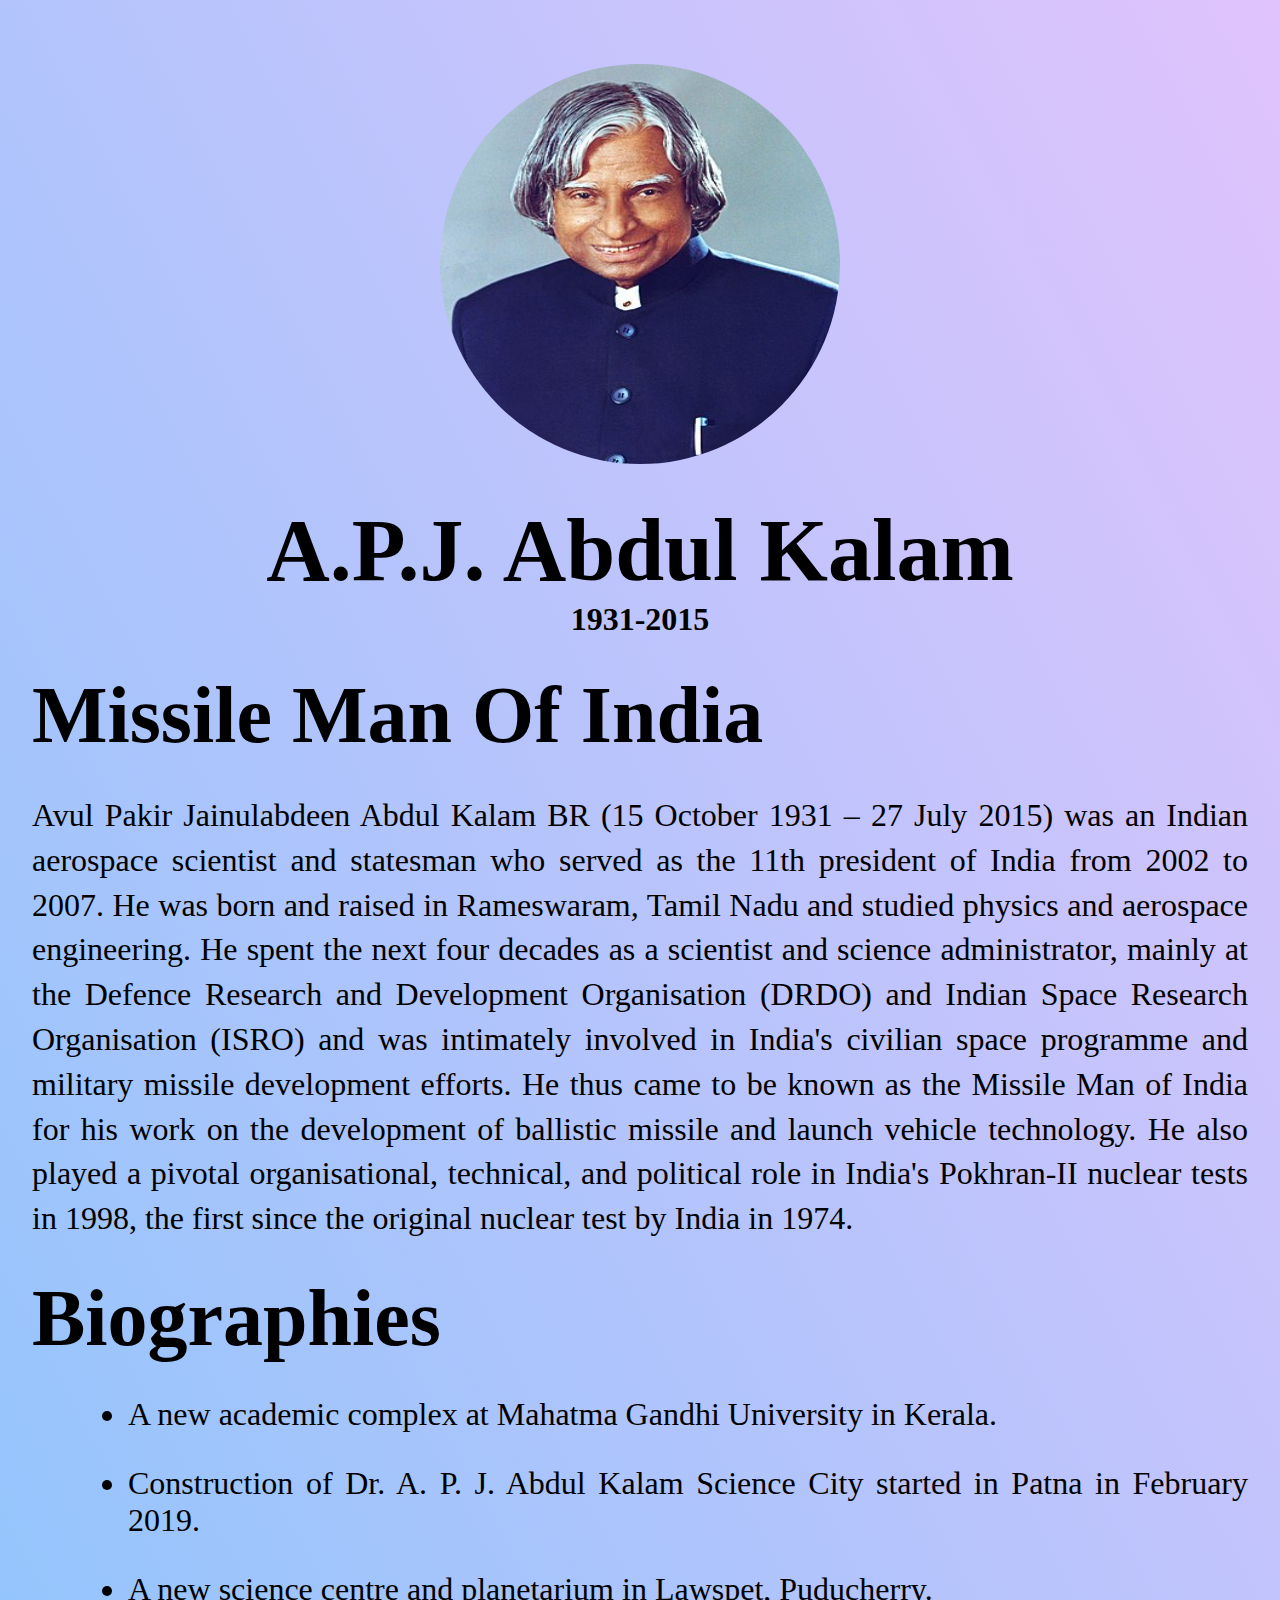
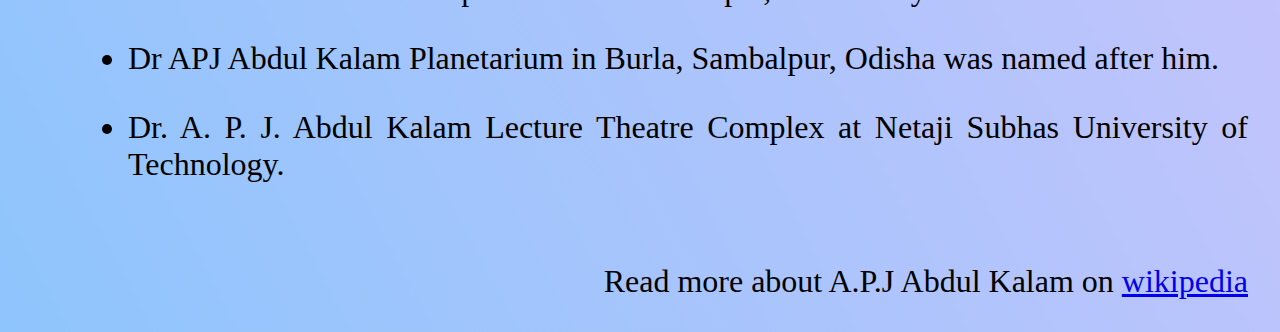
<file: project1 copy.html>
<!DOCTYPE html>
<html lang="en">
  <head>
    <meta charset="UTF-8" />
    <meta name="viewport" content="width=device-width, initial-scale=1.0" />
    <title>Tribute to A.P.J Abdul Kalam</title>
    <link rel="stylesheet" href="project1.css" />
    <link rel="shortcut icon" href="A._P._J._Abdul_Kalam.jpg" type="image/x-icon">
  </head>
  <body>
    <div class="container">
      <div class="contentbox">
        <!-- header -->
        <header class="header">
          <div class="header-image">
            <img src="A._P._J._Abdul_Kalam.jpg" alt="" />
          </div>
          <div class="header-heading">
            <h1>A.P.J. Abdul Kalam</h1>
            <span>1931-2015</span>
          </div>
        </header>

        <!-- main -->
        <main class="main">
          <div class="main-heading">
            <h1>Missile Man Of India</h1>
          </div>
          <div class="main-content">
            <p>
              Avul Pakir Jainulabdeen Abdul Kalam BR (15 October 1931 – 27 July
              2015) was an Indian aerospace scientist and statesman who served
              as the 11th president of India from 2002 to 2007. He was born and
              raised in Rameswaram, Tamil Nadu and studied physics and aerospace
              engineering. He spent the next four decades as a scientist and
              science administrator, mainly at the Defence Research and
              Development Organisation (DRDO) and Indian Space Research
              Organisation (ISRO) and was intimately involved in India's
              civilian space programme and military missile development efforts.
              He thus came to be known as the Missile Man of India for his work
              on the development of ballistic missile and launch vehicle
              technology. He also played a pivotal organisational, technical,
              and political role in India's Pokhran-II nuclear tests in 1998,
              the first since the original nuclear test by India in 1974.
            </p>
          </div>
          <div class="main-heading">
            <h1>Biographies</h1>
          </div>
          <div class="main-list">
            <ul class="Biographies-list">
                <li>
                  <p>
                    A new academic complex at Mahatma Gandhi University in Kerala.
                  </p>
                </li>
                <li>
                  <p>
                    Construction of Dr. A. P. J. Abdul Kalam Science City started in
                    Patna in February 2019.
                  </p>
                </li>
                <li>
                  <p>A new science centre and planetarium in Lawspet, Puducherry.</p>
                </li>
                <li>
                  <p>
                    Dr APJ Abdul Kalam Planetarium in Burla, Sambalpur, Odisha was
                    named after him.
                  </p>
                </li>
                <li>
                  <p>
                    Dr. A. P. J. Abdul Kalam Lecture Theatre Complex at Netaji
                    Subhas University of Technology.
                  </p>
                </li>
              </ul>
          </div>
          
        </main>

        <!-- footer -->
        <footer class="footer">
          <p class="footer-content">
            Read more about A.P.J Abdul Kalam on
            <a href="https://en.wikipedia.org/wiki/A._P._J._Abdul_Kalam#"
              >wikipedia</a
            >
          </p>
        </footer>
      </div>
    </div>
  </body>
</html>
</file>
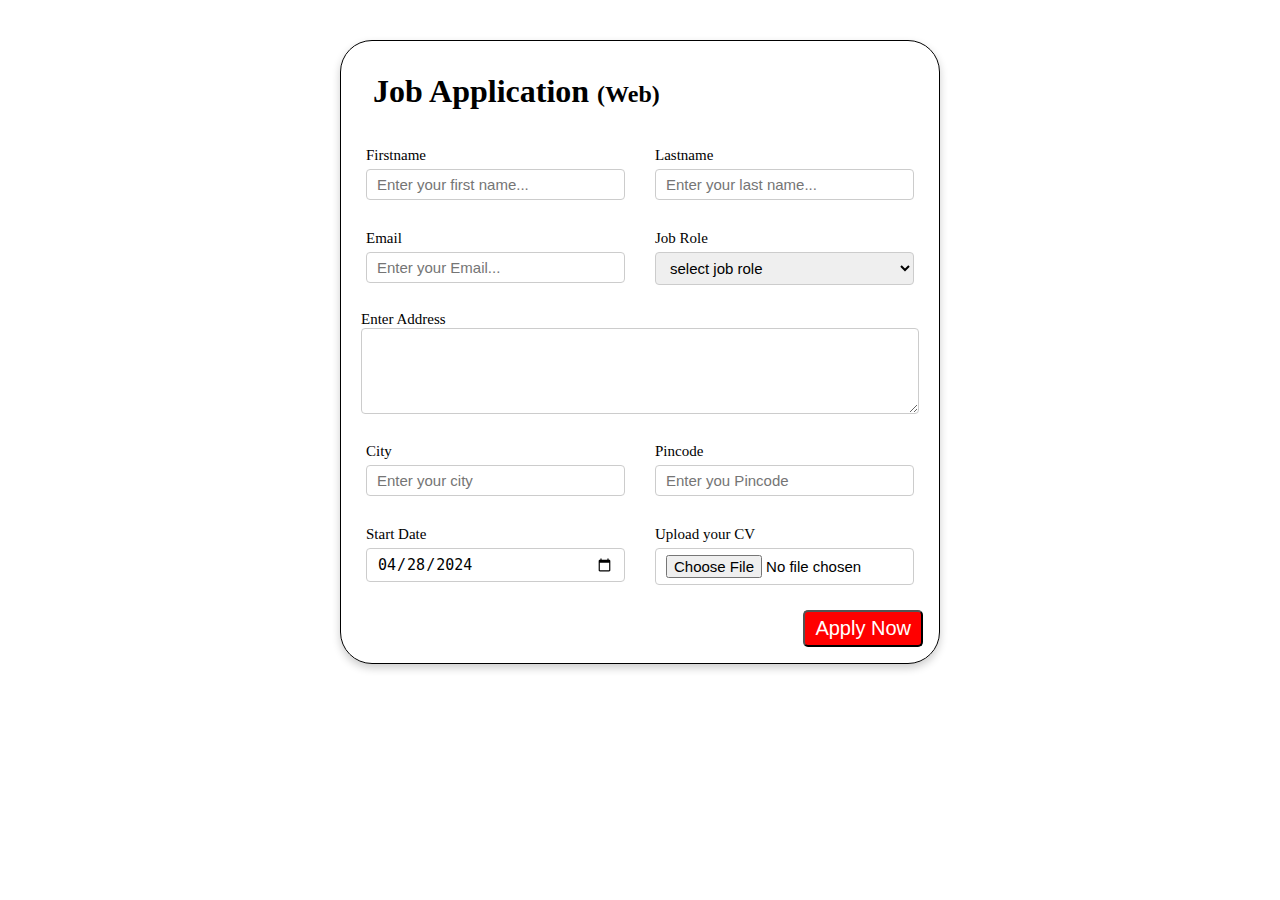
<file: project2.html>
<!DOCTYPE html>
<html lang="en">
  <head>
    <meta charset="UTF-8" />
    <meta name="viewport" content="width=device-width, initial-scale=1.0" />
    <title>Document</title>
    <link rel="stylesheet" href="project2.css" />
  </head>
  <body>
    <div class="container">
      <div class="contentbox">
        <div class="heading">
          <h1>
            Job Application
            <span>(Web)</span>
          </h1>
        </div>
        
          <form action="">
            <div class="form">
                <div class="form_container">
                    <label for="name">Firstname</label>
              <input
                type="text"
                id="name"
                placeholder="Enter your first name..."
              />
                </div>
              <div class="form_container">
                <label for="last_name">Lastname</label>
                <input
                  type="text"
                  id="last_name"
                  placeholder="Enter your last name..."
                />
              </div>
             <div class="form_container">
                <label for="email">Email</label>
              <input
                type="email"
                id="email"
                placeholder="Enter your Email..."
              />
             </div>
              <div class="form_container">
                <label for="jobrole">Job Role</label>
                <select name="jobrole" id="jobrole">
                  <option value="">select job role</option>
                  <option value="web developer">Web developer</option>
                  <option value="Android developer">Android developer</option>
                  <option value="os developer">os developer</option>
                  <option value="software developer">
                    software developer
                  </option></select
                >
              </div>
             <div class="text_container">
                
            <label for="address">Enter Address</label>
            <textarea name="address" id="address" cols="70" rows="4"></textarea
            >
             </div>
            
            <div class="form_container">
                <label for="city">City</label>
                <input type="text" id="city" placeholder="Enter your city" />
            </div>
           <div class="form_container">
            <label for="Pincode">Pincode</label>
            <input
              type="number"
              id="Pincode"
              placeholder="Enter you Pincode"
            />
           </div>
           <div class="form_container">
            <label for="date">Start Date</label>
            <input type="date" name="date" id="date" value="2024-04-28" />
           </div>
           <div class="form_container">
            <label for="cv">Upload your CV</label>
            <input type="file" name="file" id="cv" />
           </div>

            </div>
            
            <div class="button_container">
                <button >Apply Now</button>
            </div>
          </form>
        
        </div>
      </div>
    </div>
  </body>
</html>
</file>
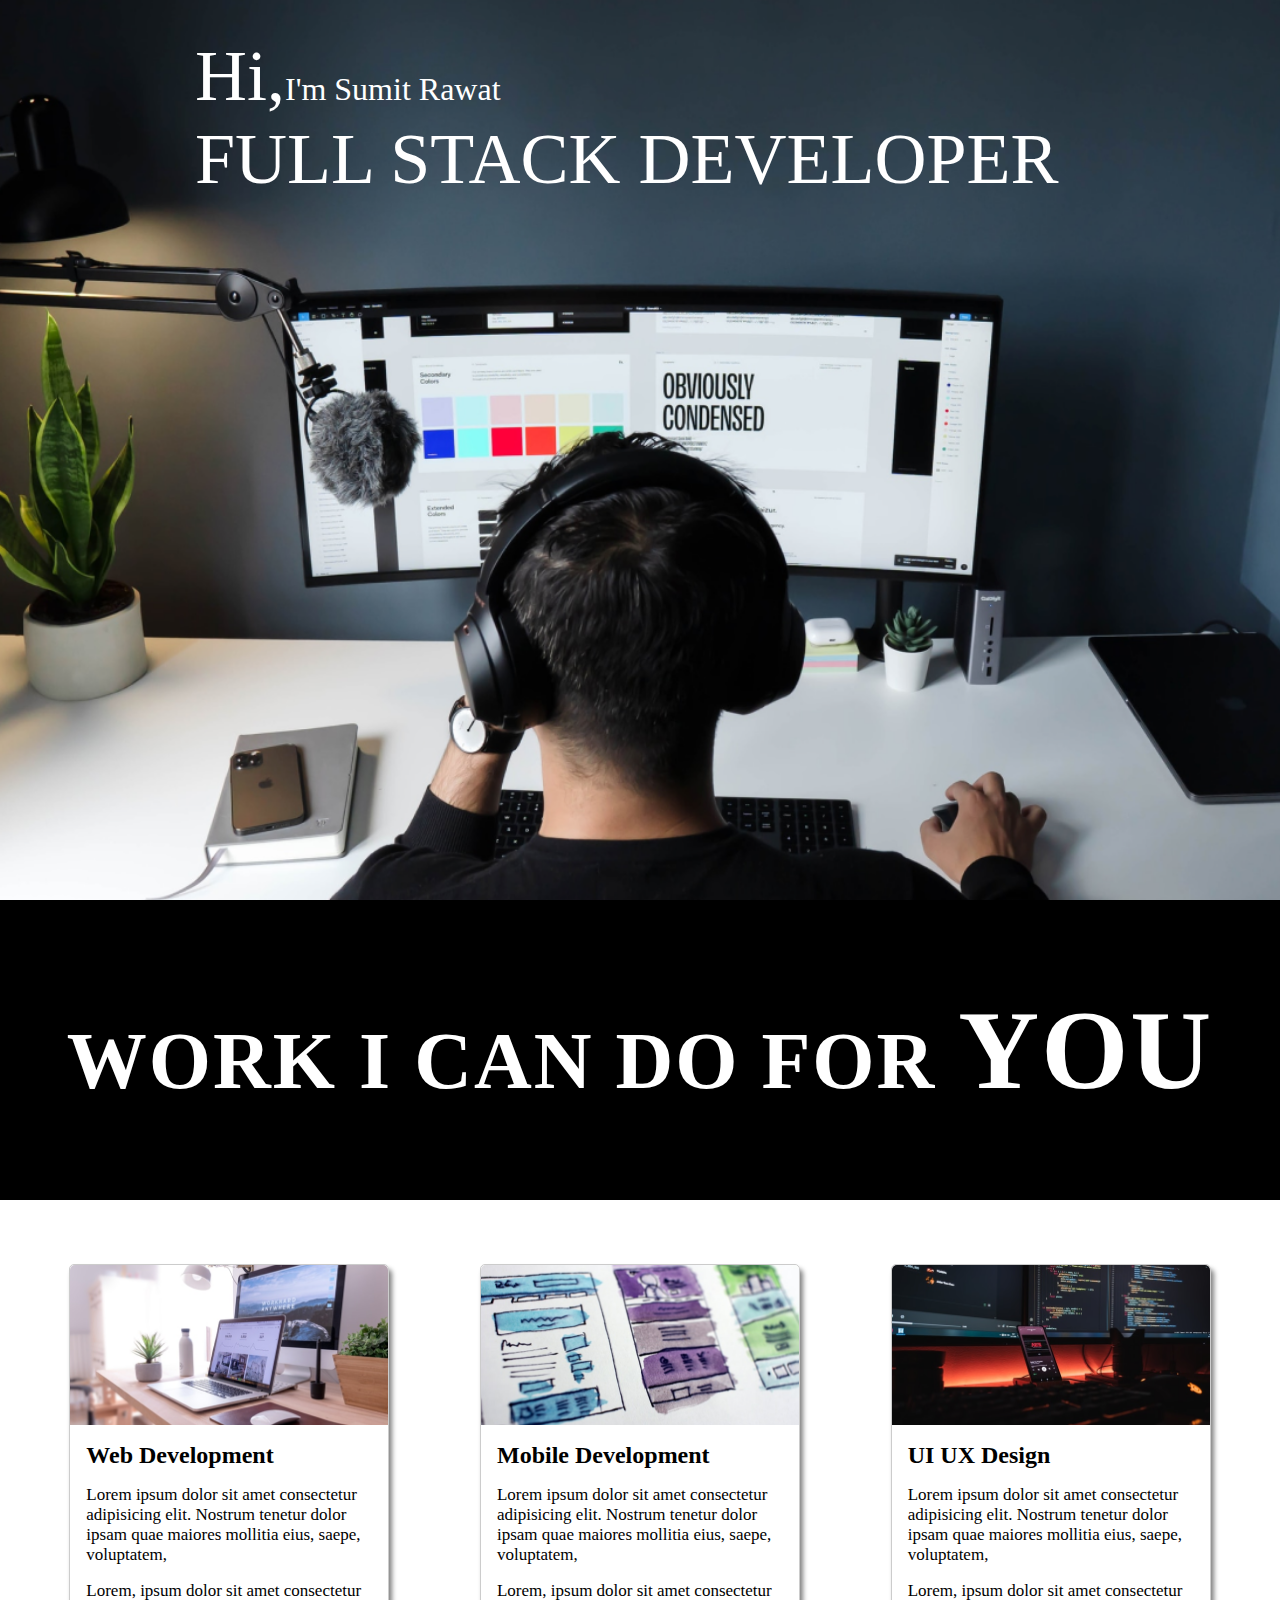
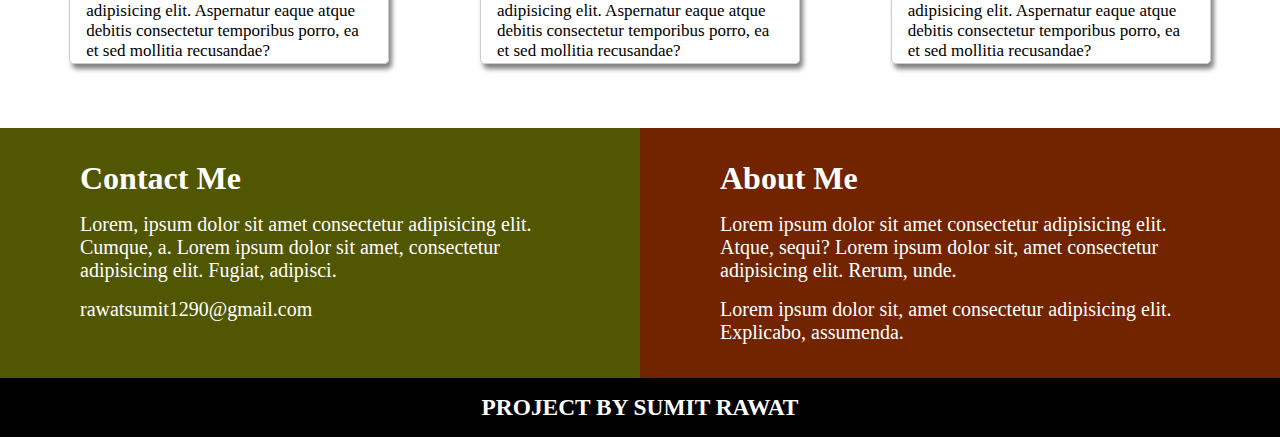
<file: project4.html>
<!DOCTYPE html>
<html lang="en">
  <head>
    <meta charset="UTF-8" />
    <meta name="viewport" content="width=device-width, initial-scale=1.0" />
    <title>Document</title>
    <link rel="stylesheet" href="project4.css" />
  </head>
  <body>
    <div class="container">
      <section class="pimg1">
        <div class="ptext">
          <span class="textbg"
            >Hi,<span class="textbg1">I'm Sumit Rawat</span></span
          >
          <p class="textbg">FULL STACK DEVELOPER</p>
        </div>
      </section>
      <div class="work">
        <h2>WORK I CAN DO FOR <span class="bold">YOU</span></h2>
      </div>
      <div class="cards">
        <div class="grid-item">
          <div class="card">
            <img src="project4 img1.png" alt="" />
            <div class="card-text">
              <h2>Web Development</h2>
              <p>
                Lorem ipsum dolor sit amet consectetur adipisicing elit. Nostrum
                tenetur dolor ipsam quae maiores mollitia eius, saepe,
                voluptatem,
              </p>
              <p>
                Lorem, ipsum dolor sit amet consectetur adipisicing elit.
                Aspernatur eaque atque debitis consectetur temporibus porro, ea
                et sed mollitia recusandae?
              </p>
            </div>
          </div>
        </div>
        <div class="grid-item">
          <div class="card">
            <img src="project4 img2.png" alt="" />
            <div class="card-text">
              <h2>Mobile Development</h2>
              <p>
                Lorem ipsum dolor sit amet consectetur adipisicing elit. Nostrum
                tenetur dolor ipsam quae maiores mollitia eius, saepe,
                voluptatem,
              </p>
              <p>
                Lorem, ipsum dolor sit amet consectetur adipisicing elit.
                Aspernatur eaque atque debitis consectetur temporibus porro, ea
                et sed mollitia recusandae?
              </p>
            </div>
          </div>
        </div>
        <div class="grid-item">
          <div class="card">
            <img src="project4 img3.png" alt="" />
            <div class="card-text">
              <h2>UI UX Design</h2>
              <p>
                Lorem ipsum dolor sit amet consectetur adipisicing elit. Nostrum
                tenetur dolor ipsam quae maiores mollitia eius, saepe,
                voluptatem,
              </p>
              <p>
                Lorem, ipsum dolor sit amet consectetur adipisicing elit.
                Aspernatur eaque atque debitis consectetur temporibus porro, ea
                et sed mollitia recusandae?
              </p>
            </div>
          </div>
        </div>
      </div>
      <footer class="footer">
        <div class="left-footer">
          <h1>Contact Me</h1>
          <p>
            Lorem, ipsum dolor sit amet consectetur adipisicing elit. Cumque, a.
            Lorem ipsum dolor sit amet, consectetur adipisicing elit. Fugiat,
            adipisci.
          </p>
          <a href="https://gmail.com">rawatsumit1290@gmail.com</a>
        </div>
        <div class="right-footer">
          <h1>About Me</h1>
          <p>
            Lorem ipsum dolor sit amet consectetur adipisicing elit. Atque,
            sequi? Lorem ipsum dolor sit, amet consectetur adipisicing elit.
            Rerum, unde.
          </p>
          <p>
            Lorem ipsum dolor sit, amet consectetur adipisicing elit. Explicabo,
            assumenda.
          </p>
        </div>
      </footer>
      <div class="bottom">
        <h3>Project By SUMIT RAWAT</h3>
      </div>
    </div>
  </body>
</html>
</file>
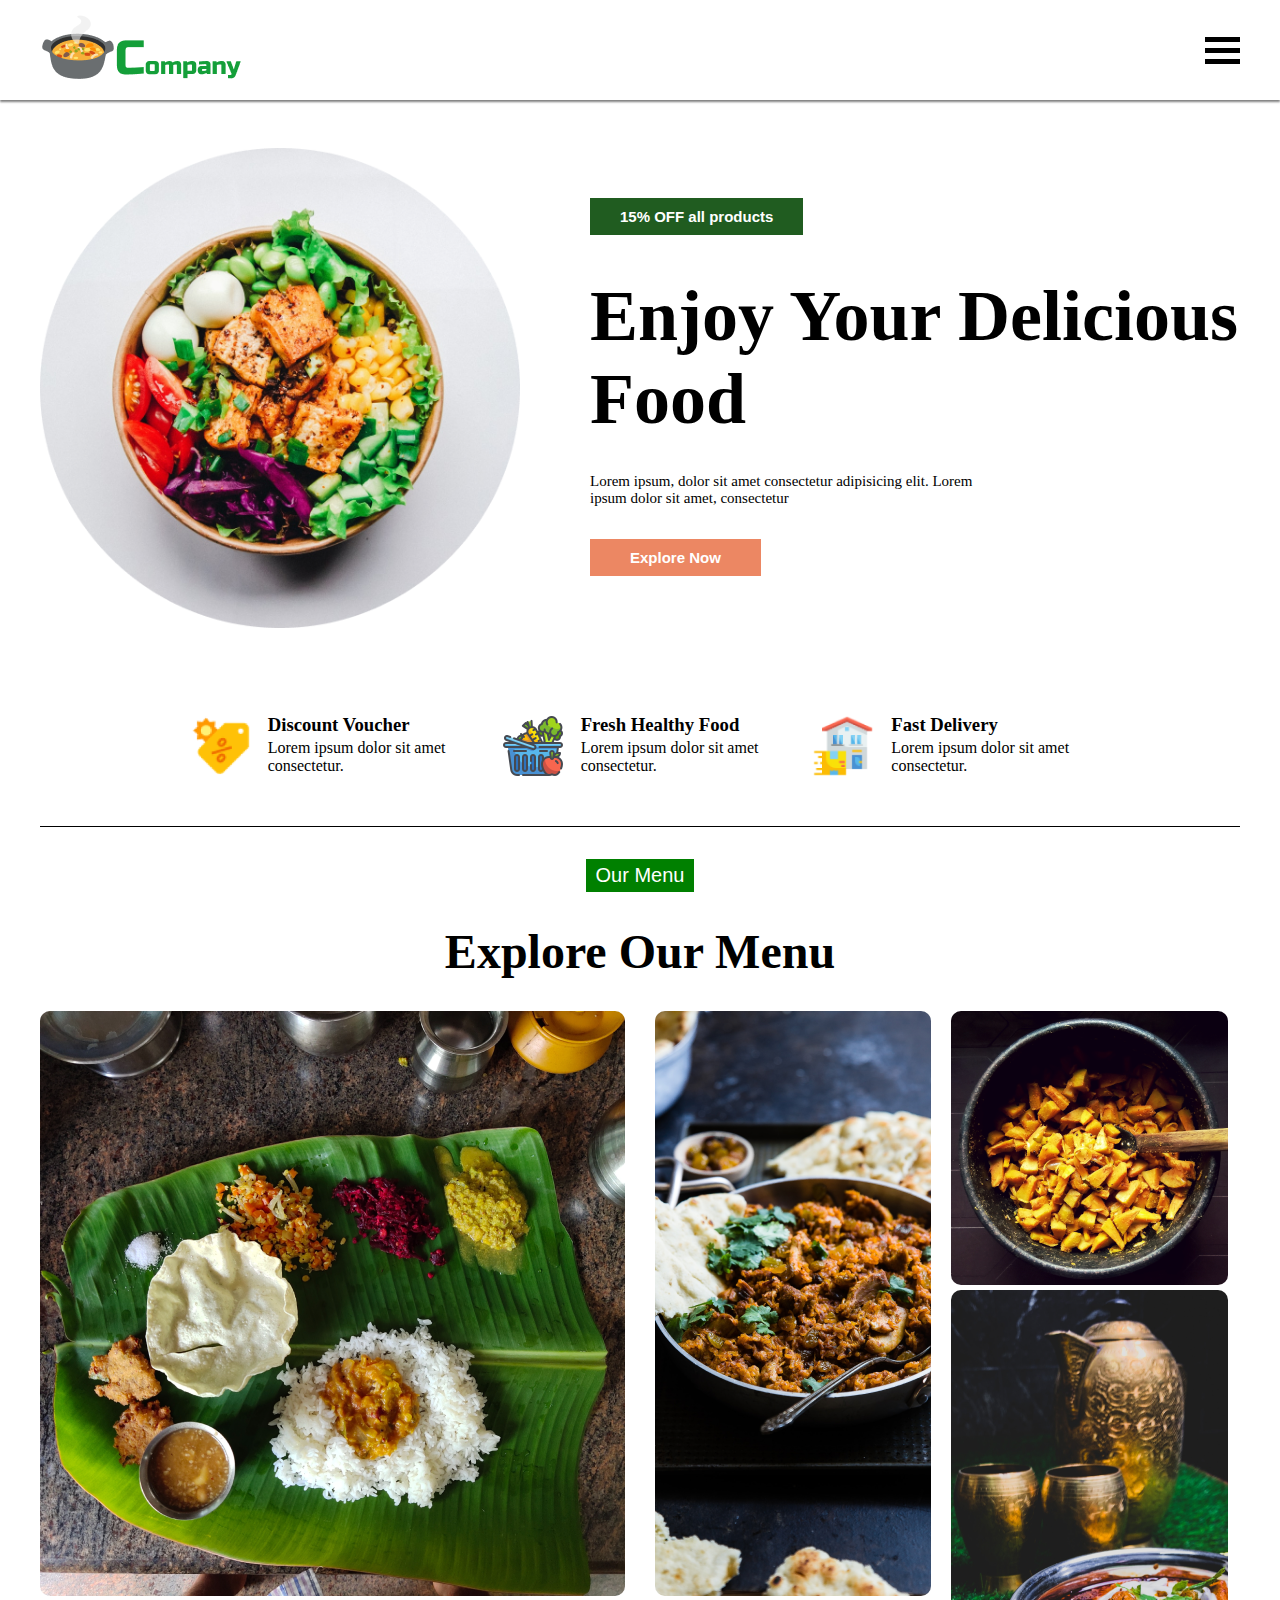
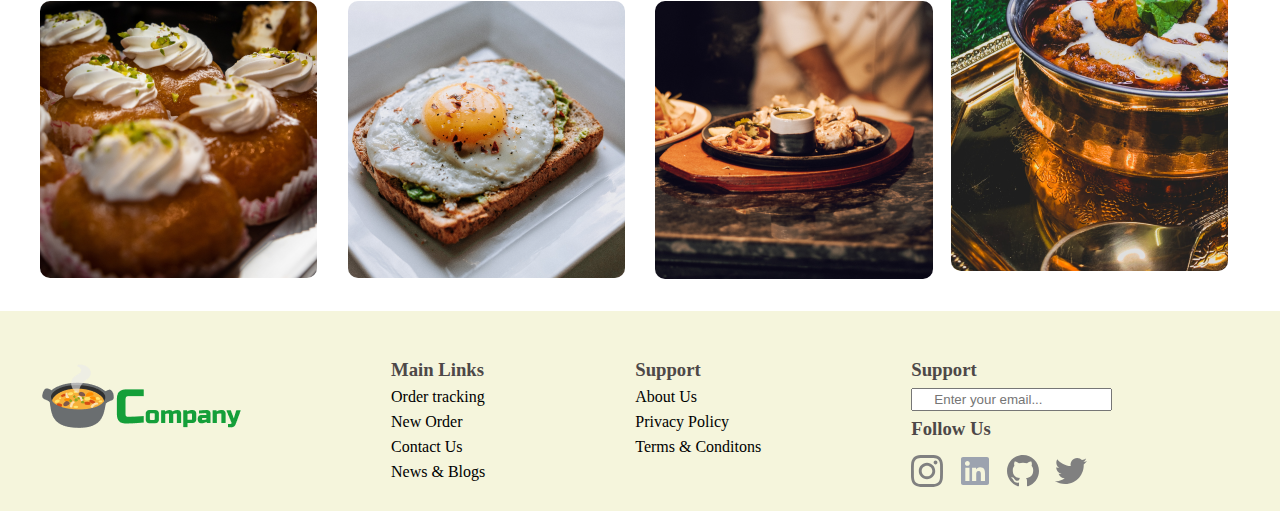
<file: project5.html>
<!DOCTYPE html>
<html lang="en">
  <head>
    <meta charset="UTF-8" />
    <meta name="viewport" content="width=device-width, initial-scale=1.0" />
    <title>Document</title>
    <link rel="stylesheet" href="project5.css" />
  </head>
  <body>
    <div class="container">
      <header class="header">
        <div class="header-image">
          <img src="project5.png" alt="" />
        </div>
        <div class="header-menu">
          <div class="menu"></div>
          <div class="menu"></div>
          <div class="menu"></div>
        </div>
      </header>
      <div class="content">
        <main class="main">
          <div class="main-left">
            <img src="project5 1.png" alt="" />
          </div>
          <div class="main-right">
            <button class="top-button">15% OFF all products</button>
            <h4 id="main-heading">Enjoy Your Delicious Food</h4>
            <p id="main-content">
              Lorem ipsum, dolor sit amet consectetur adipisicing elit. Lorem
              ipsum dolor sit amet, consectetur
            </p>
            <button class="bottom-button">Explore Now</button>
          </div>
        </main>

        <section class="discount">
          <div class="card">
            <img src="discount.png" alt="" />
            <div class="card-desc">
              <h3>Discount Voucher</h3>
              <p>Lorem ipsum dolor sit amet consectetur.</p>
            </div>
          </div>
          <div class="card">
            <img src="fresh.png" alt="" />
            <div class="card-desc">
              <h3>Fresh Healthy Food</h3>
              <p>Lorem ipsum dolor sit amet consectetur.</p>
            </div>
          </div>
          <div class="card">
            <img src="delivery.png" alt="" />
            <div class="card-desc">
              <h3>Fast Delivery</h3>
              <p>Lorem ipsum dolor sit amet consectetur.</p>
            </div>
          </div>
        </section>

        <section class="menu-items">
          <div class="menu-button">
            <button>Our Menu</button>
            <h2>Explore Our Menu</h2>
          </div>
          <div class="menu-images">
            <img src="project5 8.png" alt="" class="image1" />
            <img src="project5 7.png" alt="" class="image2" />
            <img src="project5 6.png" alt="" class="image3" />
            <img src="project5 2.png" alt="" class="image7" />
            <img src="project5 5.png" alt="" class="image4" />
            <img src="project5 4.png" alt="" class="image5" />
            <img src="project5 3.png" alt="" class="image6" />
          </div>
        </section>
      </div>

      <footer class="footer">
        <div class="footer-content">
          <div class="footer-image">
            <img src="project5.png" alt="" />
          </div>
          <div class="footer-first">
            <ul class="list">
              <h3>Main Links</h3>
              <li>Order tracking</li>
              <li>New Order</li>
              <li>Contact Us</li>
              <li>News & Blogs</li>
            </ul>
          </div>
          <div class="footer-second">
            <ul class="list">
              <h3>Support</h3>
              <li>About Us</li>
              <li>Privacy Policy</li>
              <li>Terms & Conditons</li>
            </ul>
          </div>
          <div class="footer-third">
            <ul class="list">
              <h3>Support</h3>
              <input
                type="email"
                placeholder="   Enter your email..."
                class="input"
              />
              <h3>Follow Us</h3>
              <div class="list-items">
                <a href="https://instagram.com"
                  ><img src="instagram.svg" alt=""
                /></a>
                <a href="https://linkedin.com"
                  ><img src="linkedin.svg" alt=""
                /></a>
                <a href="https://github.com"><img src="github.svg" alt="" /></a>
                <a href="https://twitter.com"
                  ><img src="twitter.svg" alt=""
                /></a>
              </div>
            </ul>
          </div>
        </div>
      </footer>
    </div>
  </body>
</html>
</file>
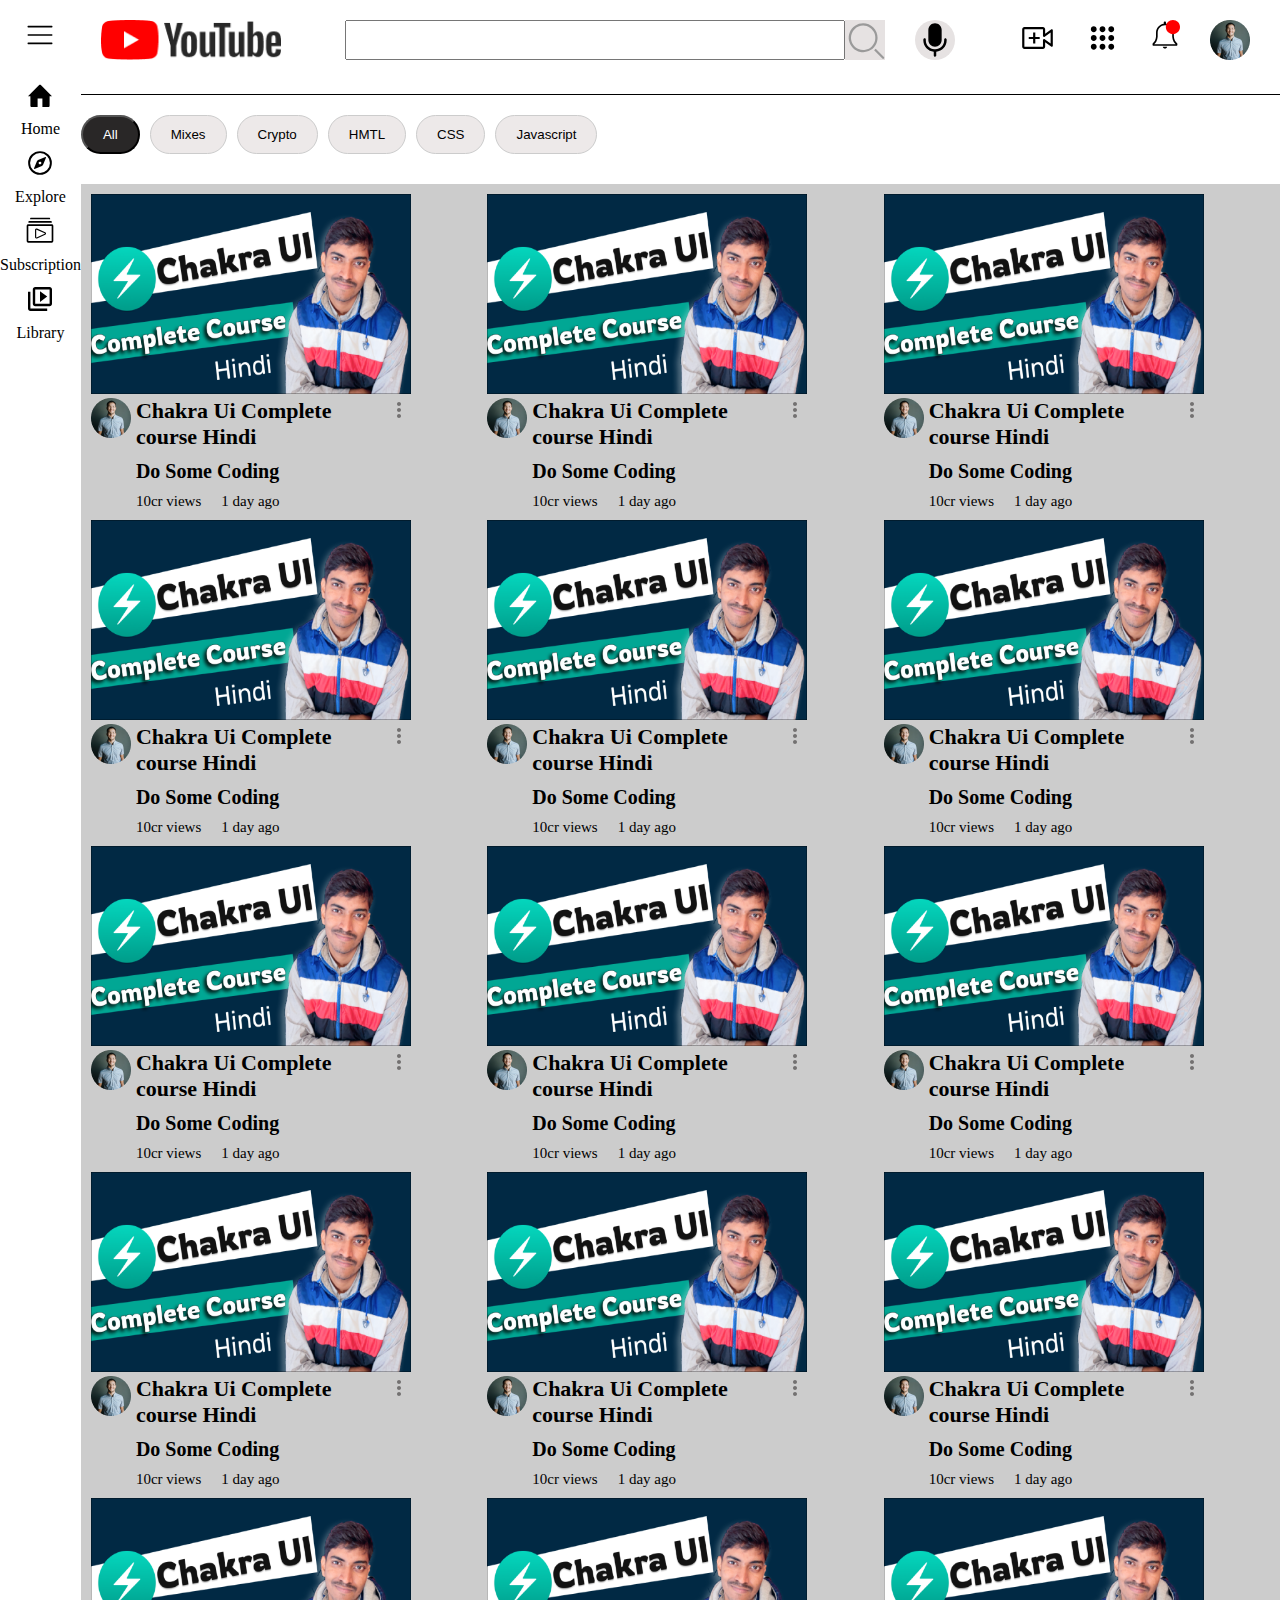
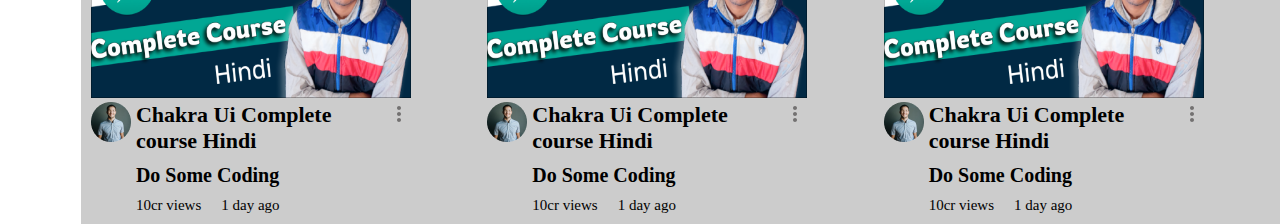
<file: project7.html>
<!DOCTYPE html>
<html lang="en">
  <head>
    <meta charset="UTF-8" />
    <meta name="viewport" content="width=device-width, initial-scale=1.0" />
    <title>Youtube dummy</title>
    <link rel="stylesheet" href="project7.css" />
  </head>
  <body>
    <div class="contentbox">
      <!-- aside -->
      <div class="aside">
        <img src="bars.svg" alt="" class="bars" />
        <img src="home.svg" alt="" />
        <p>Home</p>
        <img src="compass.svg" alt="" />
        <p>Explore</p>
        <img src="video-gallary.svg" alt="" />
        <p>Subscription</p>
        <img src="video-library.svg" alt="" />
        <p>Library</p>
      </div>

      <div class="side">
        <!-- navigation -->
        <nav class="navigation">
          <div class="top-navigation">
            <!-- top -->
            <div class="top-image">
              <img src="youtube-logo.png" alt="" />
            </div>
            <!-- middle -->
            <div class="middle">
              <div class="navigation-search">
                <div class="input">
                  <input type="text" />
                </div>
                <div class="search">
                  <img src="search.svg" alt="" />
                </div>
              </div>
              <div class="mic">
                <img src="mic.svg" alt="" />
              </div>
            </div>
            <!-- icons -->
            <div class="icons">
              <div class="icon1">
                <img src="video-add.svg" alt="" />
              </div>
              <div class="icon2">
                <img src="dot-grid.svg" alt="" />
              </div>
              <div class="icon3">
                <img src="bell.svg" alt="" />
              </div>
              <div class="icon4">
                <img src="avatar.png" alt="" />
              </div>
            </div>
          </div>
        </nav>

        <!-- all section -->
        <section class="all-items">
          <button id="dark">All</button>
          <button id="light">Mixes</button>
          <button id="light">Crypto</button>
          <button id="light">HMTL</button>
          <button id="light">CSS</button>
          <button id="light">Javascript</button>
        </section>

        <!-- grid -->
        <section class="grid">
          <div class="grid-item">
            <div class="grid-item-image">
              <img src="thumbnail.png" alt="" />
            </div>
            <div class="grid-desc">
              <div class="left-side-desc">
                <img src="avatar.png" alt="" />
                <div class="left-desc">
                  <h3>Chakra Ui Complete course Hindi</h3>
                  <p>Do Some Coding</p>
                  <div class="span">
                    <span>10cr views</span>
                    <span>1 day ago</span>
                  </div>
                </div>
              </div>

              <div class="right-side-desc">
                <img src="dots.svg" alt="" />
              </div>
            </div>
          </div>
          <div class="grid-item">
            <div class="grid-item-image">
              <img src="thumbnail.png" alt="" />
            </div>
            <div class="grid-desc">
              <div class="left-side-desc">
                <img src="avatar.png" alt="" />
                <div class="left-desc">
                  <h3>Chakra Ui Complete course Hindi</h3>
                  <p>Do Some Coding</p>
                  <div class="span">
                    <span>10cr views</span>
                    <span>1 day ago</span>
                  </div>
                </div>
              </div>

              <div class="right-side-desc">
                <img src="dots.svg" alt="" />
              </div>
            </div>
          </div>
          <div class="grid-item">
            <div class="grid-item-image">
              <img src="thumbnail.png" alt="" />
            </div>
            <div class="grid-desc">
              <div class="left-side-desc">
                <img src="avatar.png" alt="" />
                <div class="left-desc">
                  <h3>Chakra Ui Complete course Hindi</h3>
                  <p>Do Some Coding</p>
                  <div class="span">
                    <span>10cr views</span>
                    <span>1 day ago</span>
                  </div>
                </div>
              </div>

              <div class="right-side-desc">
                <img src="dots.svg" alt="" />
              </div>
            </div>
          </div>
          <div class="grid-item">
            <div class="grid-item-image">
              <img src="thumbnail.png" alt="" />
            </div>
            <div class="grid-desc">
              <div class="left-side-desc">
                <img src="avatar.png" alt="" />
                <div class="left-desc">
                  <h3>Chakra Ui Complete course Hindi</h3>
                  <p>Do Some Coding</p>
                  <div class="span">
                    <span>10cr views</span>
                    <span>1 day ago</span>
                  </div>
                </div>
              </div>

              <div class="right-side-desc">
                <img src="dots.svg" alt="" />
              </div>
            </div>
          </div>
          <div class="grid-item">
            <div class="grid-item-image">
              <img src="thumbnail.png" alt="" />
            </div>
            <div class="grid-desc">
              <div class="left-side-desc">
                <img src="avatar.png" alt="" />
                <div class="left-desc">
                  <h3>Chakra Ui Complete course Hindi</h3>
                  <p>Do Some Coding</p>
                  <div class="span">
                    <span>10cr views</span>
                    <span>1 day ago</span>
                  </div>
                </div>
              </div>

              <div class="right-side-desc">
                <img src="dots.svg" alt="" />
              </div>
            </div>
          </div>
          <div class="grid-item">
            <div class="grid-item-image">
              <img src="thumbnail.png" alt="" />
            </div>
            <div class="grid-desc">
              <div class="left-side-desc">
                <img src="avatar.png" alt="" />
                <div class="left-desc">
                  <h3>Chakra Ui Complete course Hindi</h3>
                  <p>Do Some Coding</p>
                  <div class="span">
                    <span>10cr views</span>
                    <span>1 day ago</span>
                  </div>
                </div>
              </div>

              <div class="right-side-desc">
                <img src="dots.svg" alt="" />
              </div>
            </div>
          </div>
          <div class="grid-item">
            <div class="grid-item-image">
              <img src="thumbnail.png" alt="" />
            </div>
            <div class="grid-desc">
              <div class="left-side-desc">
                <img src="avatar.png" alt="" />
                <div class="left-desc">
                  <h3>Chakra Ui Complete course Hindi</h3>
                  <p>Do Some Coding</p>
                  <div class="span">
                    <span>10cr views</span>
                    <span>1 day ago</span>
                  </div>
                </div>
              </div>

              <div class="right-side-desc">
                <img src="dots.svg" alt="" />
              </div>
            </div>
          </div>
          <div class="grid-item">
            <div class="grid-item-image">
              <img src="thumbnail.png" alt="" />
            </div>
            <div class="grid-desc">
              <div class="left-side-desc">
                <img src="avatar.png" alt="" />
                <div class="left-desc">
                  <h3>Chakra Ui Complete course Hindi</h3>
                  <p>Do Some Coding</p>
                  <div class="span">
                    <span>10cr views</span>
                    <span>1 day ago</span>
                  </div>
                </div>
              </div>

              <div class="right-side-desc">
                <img src="dots.svg" alt="" />
              </div>
            </div>
          </div>
          <div class="grid-item">
            <div class="grid-item-image">
              <img src="thumbnail.png" alt="" />
            </div>
            <div class="grid-desc">
              <div class="left-side-desc">
                <img src="avatar.png" alt="" />
                <div class="left-desc">
                  <h3>Chakra Ui Complete course Hindi</h3>
                  <p>Do Some Coding</p>
                  <div class="span">
                    <span>10cr views</span>
                    <span>1 day ago</span>
                  </div>
                </div>
              </div>

              <div class="right-side-desc">
                <img src="dots.svg" alt="" />
              </div>
            </div>
          </div>
          <div class="grid-item">
            <div class="grid-item-image">
              <img src="thumbnail.png" alt="" />
            </div>
            <div class="grid-desc">
              <div class="left-side-desc">
                <img src="avatar.png" alt="" />
                <div class="left-desc">
                  <h3>Chakra Ui Complete course Hindi</h3>
                  <p>Do Some Coding</p>
                  <div class="span">
                    <span>10cr views</span>
                    <span>1 day ago</span>
                  </div>
                </div>
              </div>

              <div class="right-side-desc">
                <img src="dots.svg" alt="" />
              </div>
            </div>
          </div>
          <div class="grid-item">
            <div class="grid-item-image">
              <img src="thumbnail.png" alt="" />
            </div>
            <div class="grid-desc">
              <div class="left-side-desc">
                <img src="avatar.png" alt="" />
                <div class="left-desc">
                  <h3>Chakra Ui Complete course Hindi</h3>
                  <p>Do Some Coding</p>
                  <div class="span">
                    <span>10cr views</span>
                    <span>1 day ago</span>
                  </div>
                </div>
              </div>

              <div class="right-side-desc">
                <img src="dots.svg" alt="" />
              </div>
            </div>
          </div>
          <div class="grid-item">
            <div class="grid-item-image">
              <img src="thumbnail.png" alt="" />
            </div>
            <div class="grid-desc">
              <div class="left-side-desc">
                <img src="avatar.png" alt="" />
                <div class="left-desc">
                  <h3>Chakra Ui Complete course Hindi</h3>
                  <p>Do Some Coding</p>
                  <div class="span">
                    <span>10cr views</span>
                    <span>1 day ago</span>
                  </div>
                </div>
              </div>

              <div class="right-side-desc">
                <img src="dots.svg" alt="" />
              </div>
            </div>
          </div>
          <div class="grid-item">
            <div class="grid-item-image">
              <img src="thumbnail.png" alt="" />
            </div>
            <div class="grid-desc">
              <div class="left-side-desc">
                <img src="avatar.png" alt="" />
                <div class="left-desc">
                  <h3>Chakra Ui Complete course Hindi</h3>
                  <p>Do Some Coding</p>
                  <div class="span">
                    <span>10cr views</span>
                    <span>1 day ago</span>
                  </div>
                </div>
              </div>

              <div class="right-side-desc">
                <img src="dots.svg" alt="" />
              </div>
            </div>
          </div>
          <div class="grid-item">
            <div class="grid-item-image">
              <img src="thumbnail.png" alt="" />
            </div>
            <div class="grid-desc">
              <div class="left-side-desc">
                <img src="avatar.png" alt="" />
                <div class="left-desc">
                  <h3>Chakra Ui Complete course Hindi</h3>
                  <p>Do Some Coding</p>
                  <div class="span">
                    <span>10cr views</span>
                    <span>1 day ago</span>
                  </div>
                </div>
              </div>

              <div class="right-side-desc">
                <img src="dots.svg" alt="" />
              </div>
            </div>
          </div>
          <div class="grid-item">
            <div class="grid-item-image">
              <img src="thumbnail.png" alt="" />
            </div>
            <div class="grid-desc">
              <div class="left-side-desc">
                <img src="avatar.png" alt="" />
                <div class="left-desc">
                  <h3>Chakra Ui Complete course Hindi</h3>
                  <p>Do Some Coding</p>
                  <div class="span">
                    <span>10cr views</span>
                    <span>1 day ago</span>
                  </div>
                </div>
              </div>

              <div class="right-side-desc">
                <img src="dots.svg" alt="" />
              </div>
            </div>
          </div>
        </section>
      </div>
    </div>
  </body>
</html>
</file>
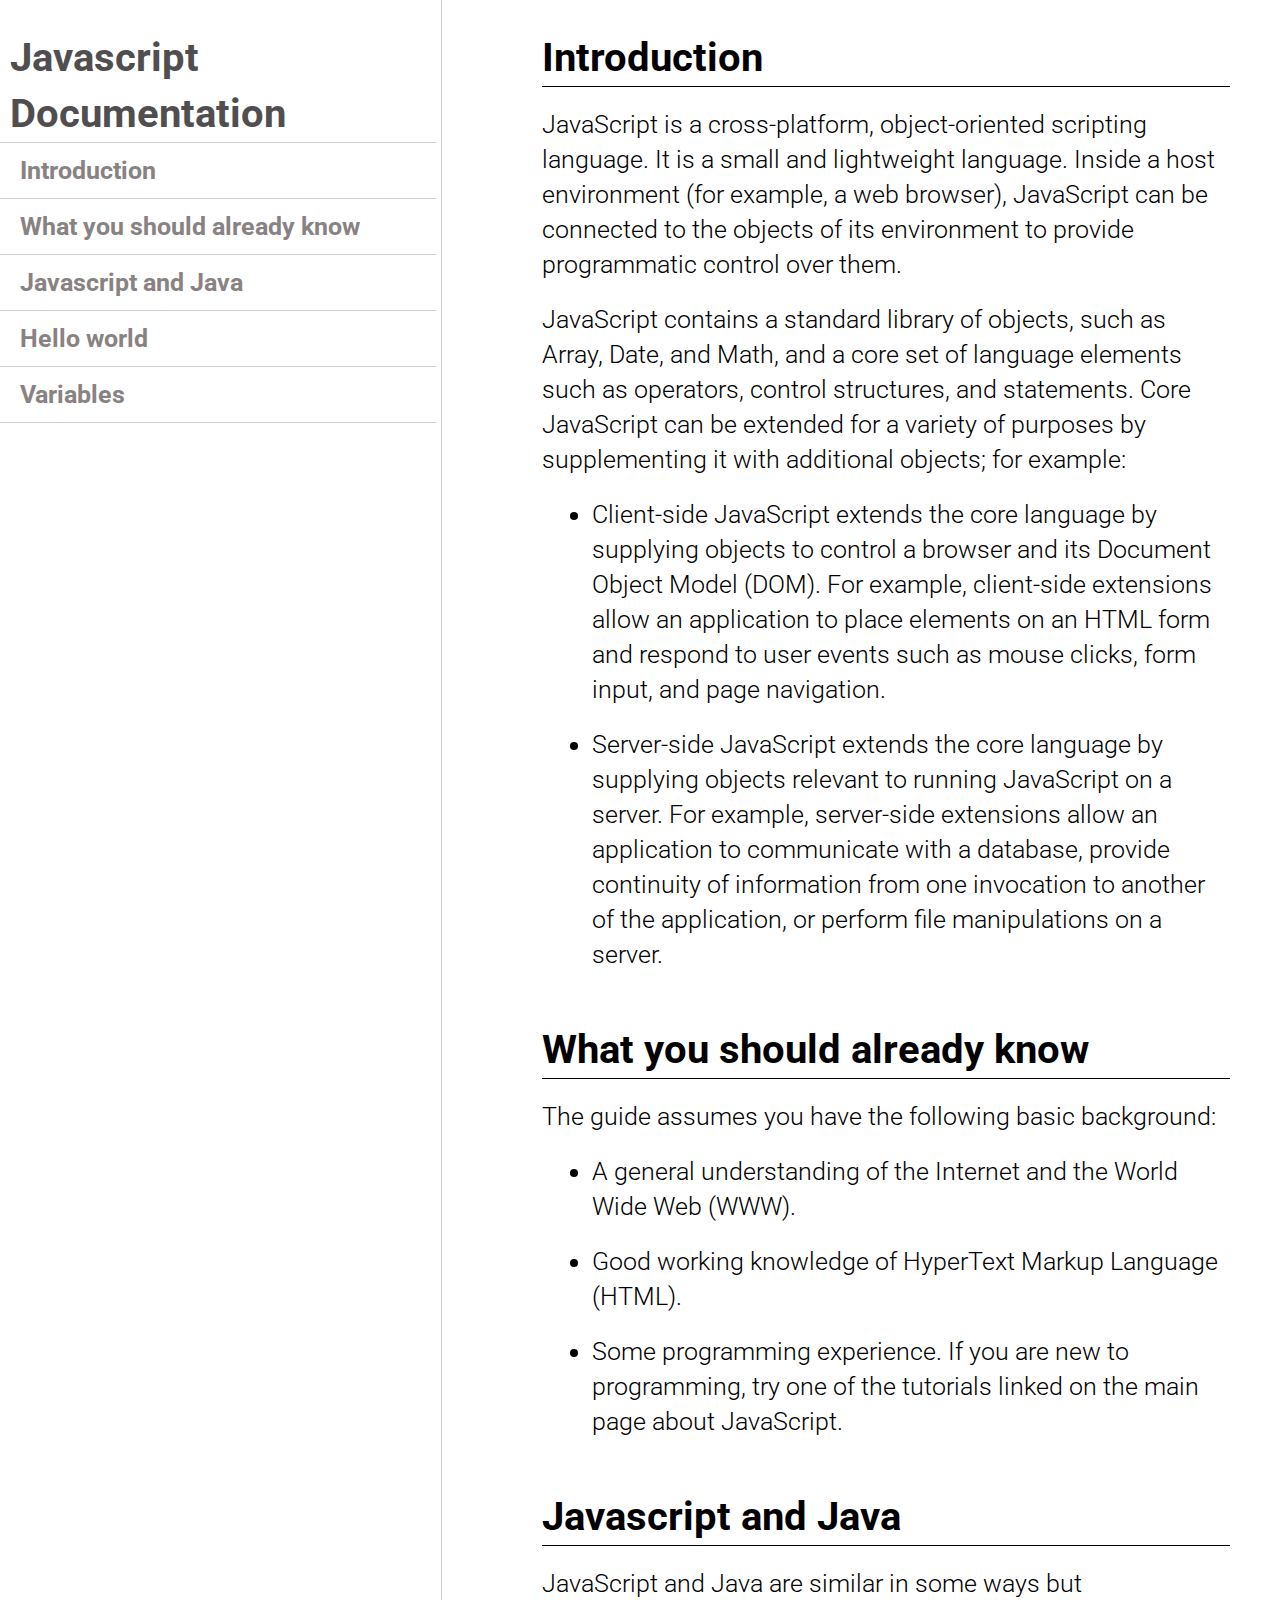
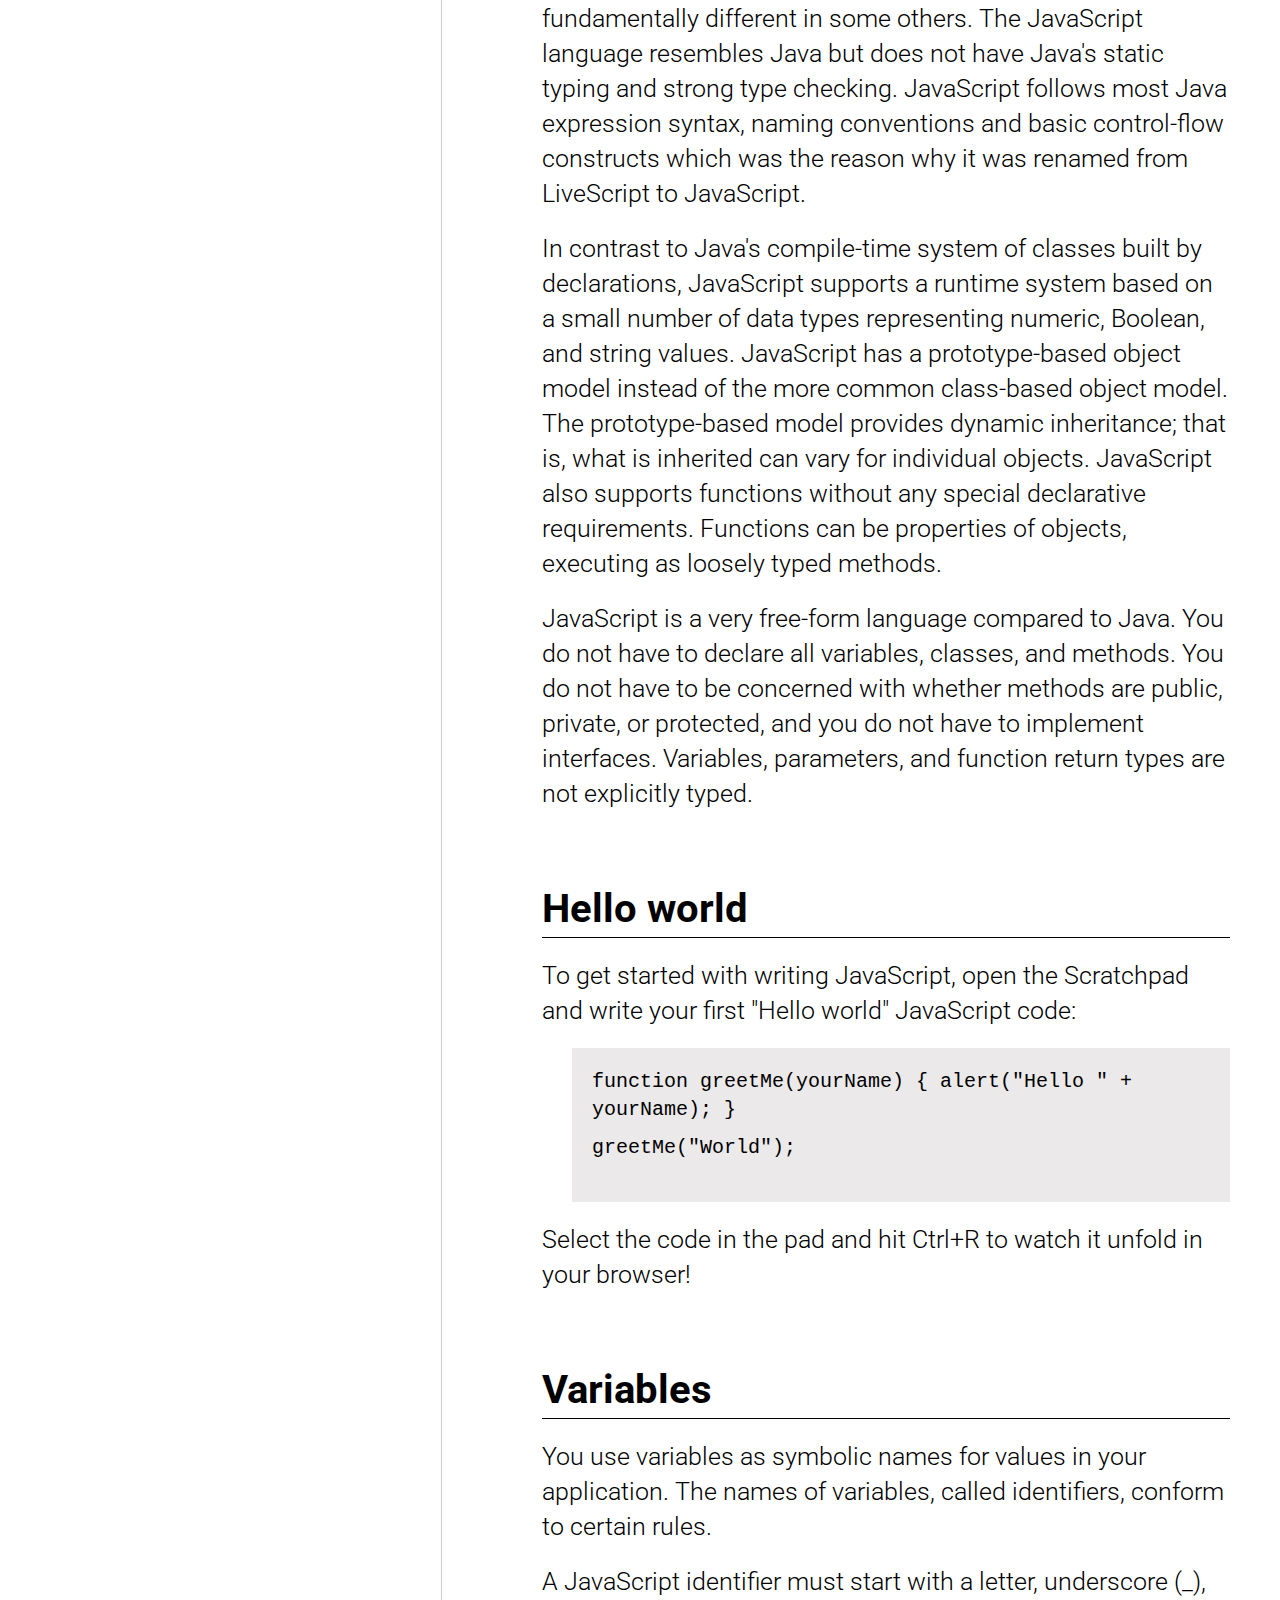
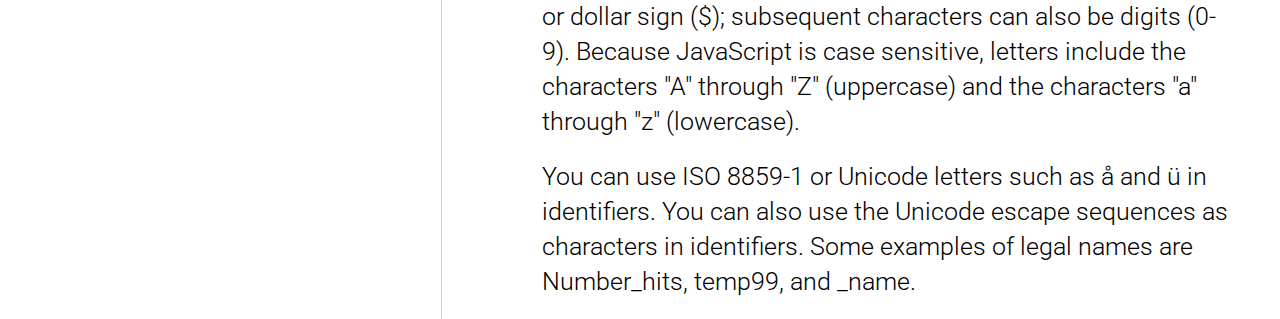
<file: project8.html>
<!DOCTYPE html>
<html lang="en">
  <head>
    <meta charset="UTF-8" />
    <meta name="viewport" content="width=device-width, initial-scale=1.0" />
    <title>Document</title>
    <link rel="stylesheet" href="project8.css" />
  </head>
  <body>
    <div class="container">
      <div class="content-box">
        <div class="left-content">
          <a href="#Javascript Documentation"
            ><h1>Javascript Documentation</h1></a
          >
          <ul>
            <li>
              <a href="#Introduction"><h2>Introduction</h2></a>
            </li>
            <li>
              <a href="#What you should already know"
                ><h2>What you should already know</h2></a
              >
            </li>
            <li>
              <a href="#Javascript and Java"> <h2>Javascript and Java</h2></a>
            </li>
            <li>
              <a href="#Hello world"><h2>Hello world</h2></a>
            </li>
            <li>
              <a href="#Variables"> <h2>Variables</h2></a>
            </li>
          </ul>
        </div>
        <div class="right-content">
          <div class="introduction" id="Introduction">
            <h1>Introduction</h1>
            <p>
              JavaScript is a cross-platform, object-oriented scripting
              language. It is a small and lightweight language. Inside a host
              environment (for example, a web browser), JavaScript can be
              connected to the objects of its environment to provide
              programmatic control over them.
            </p>
            <p>
              JavaScript contains a standard library of objects, such as Array,
              Date, and Math, and a core set of language elements such as
              operators, control structures, and statements. Core JavaScript can
              be extended for a variety of purposes by supplementing it with
              additional objects; for example:
            </p>
            <ul>
              <li>
                Client-side JavaScript extends the core language by supplying
                objects to control a browser and its Document Object Model
                (DOM). For example, client-side extensions allow an application
                to place elements on an HTML form and respond to user events
                such as mouse clicks, form input, and page navigation.
              </li>
              <li>
                Server-side JavaScript extends the core language by supplying
                objects relevant to running JavaScript on a server. For example,
                server-side extensions allow an application to communicate with
                a database, provide continuity of information from one
                invocation to another of the application, or perform file
                manipulations on a server.
              </li>
            </ul>
          </div>
          <div class="What" id="What you should already know">
            <h1>What you should already know</h1>
            <p>The guide assumes you have the following basic background:</p>
            <ul>
              <li>
                A general understanding of the Internet and the World Wide Web
                (WWW).
              </li>
              <li>
                Good working knowledge of HyperText Markup Language (HTML).
              </li>
              <li>
                Some programming experience. If you are new to programming, try
                one of the tutorials linked on the main page about JavaScript.
              </li>
            </ul>
          </div>
          <div class="javascript" id="Javascript and Java">
            <h1>Javascript and Java</h1>
            <p>
              JavaScript and Java are similar in some ways but fundamentally
              different in some others. The JavaScript language resembles Java
              but does not have Java's static typing and strong type checking.
              JavaScript follows most Java expression syntax, naming conventions
              and basic control-flow constructs which was the reason why it was
              renamed from LiveScript to JavaScript.
            </p>

            <p>
              In contrast to Java's compile-time system of classes built by
              declarations, JavaScript supports a runtime system based on a
              small number of data types representing numeric, Boolean, and
              string values. JavaScript has a prototype-based object model
              instead of the more common class-based object model. The
              prototype-based model provides dynamic inheritance; that is, what
              is inherited can vary for individual objects. JavaScript also
              supports functions without any special declarative requirements.
              Functions can be properties of objects, executing as loosely typed
              methods.
            </p>
            <p>
              JavaScript is a very free-form language compared to Java. You do
              not have to declare all variables, classes, and methods. You do
              not have to be concerned with whether methods are public, private,
              or protected, and you do not have to implement interfaces.
              Variables, parameters, and function return types are not
              explicitly typed.
            </p>
          </div>
          <div class="hello" id="Hello world">
            <h1>Hello world</h1>
            <p>
              To get started with writing JavaScript, open the Scratchpad and
              write your first "Hello world" JavaScript code:
            </p>
            <div class="code">
              <code>
                function greetMe(yourName) { alert("Hello " + yourName); }
                <p>greetMe("World");</p>
              </code>
            </div>

            <p>
              Select the code in the pad and hit Ctrl+R to watch it unfold in
              your browser!
            </p>
          </div>
          <div class="variables" id="Variables">
            <h1>Variables</h1>
            <p>
              You use variables as symbolic names for values in your
              application. The names of variables, called identifiers, conform
              to certain rules.
            </p>
            <p>
              A JavaScript identifier must start with a letter, underscore (_),
              or dollar sign ($); subsequent characters can also be digits
              (0-9). Because JavaScript is case sensitive, letters include the
              characters "A" through "Z" (uppercase) and the characters "a"
              through "z" (lowercase).
            </p>
            <p>
              You can use ISO 8859-1 or Unicode letters such as å and ü in
              identifiers. You can also use the Unicode escape sequences as
              characters in identifiers. Some examples of legal names are
              Number_hits, temp99, and _name.
            </p>
          </div>
        </div>
      </div>
    </div>
  </body>
</html>
</file>
<file: project1.css>
* {
  padding: 0;
  margin: 0;
  box-sizing: border-box;
}

.container {
  height: 100%;
  width: 100%;
  background-color: #8ec5fc;
  background-image: linear-gradient(62deg, #8ec5fc 0%, #e0c3fc 100%);
}

.contentbox {
  max-width: 1280px;
  margin: 0 auto;
  /* background-color: white; */
  /* background-color: #ffdee9; */

  padding: 2rem;
}

.header {
  margin-top: 2rem;
  display: flex;
  flex-direction: row;
  gap: 2rem;
  justify-content: space-between;
  align-items: flex-end;
  animation: slidein 1sec ease forwards;
  /* opacity: 0; */
}
@media screen and (max-width: 1280px) {
  .header {
    display: flex;
    flex-direction: column;
    gap: 2rem;
    justify-content: center;
    align-items: center;
  }
}
@keyframes slidein {
  0% {
    /* opacity: 0; */
    transform: translateX(-100%);
  }

  100% {
    /* opacity: 1; */
    transform: translateX(0%);
  }
}
.header-image img {
  height: 25rem;
  width: 25rem;
  border-radius: 50%;
}

.header-heading {
  display: flex;
  flex-direction: column;
  align-items: end;
  justify-self: flex-end;
}
@media screen and (max-width: 1280px) {
  .header-heading {
    display: flex;
    flex-direction: column;
    justify-content: flex-start;
    align-items: center;
  }
}
.header-heading h1 {
  font-size: 5.5rem;
  font-weight: bold;
}
@media screen and (max-width: 840px) {
  .header-heading h1 {
    font-size: 4rem;
    font-weight: bold;
  }
}
.header-heading span {
  font-size: 2rem;
  font-weight: bold;
}

.main {
  margin-top: 2rem;
  display: flex;
  flex-direction: column;
  gap: 2rem;
}

.main-heading {
  font-size: 2.5rem;
  font-weight: bold;
}

.main-content {
  font-size: 2rem;
  line-height: 2.8rem;
  text-align: justify;
}

.Biographies-list li {
  font-size: 2rem;
  margin-left: 6rem;
  margin-bottom: 2rem;
  text-align: justify;
}

.footer {
  margin-top: 3rem;
  text-align: end;
}

.footer-content {
  font-size: 2rem;
}
</file>
<file: project2.css>
* {
  padding: 0;
  margin: 0;
  box-sizing: border-box;
}

.container {
  height: 100%;
  width: 100%;
  margin-top: 40px;
  /* background-color: #ccc; */
}
.contentbox {
  max-width: 600px;
  margin: 0 auto;
  /* text-align: center; */
  border: 1px solid black;
  box-shadow: 0 4px 8px 0 rgba(0, 0, 0, 0.2);
  border-radius: 2rem;
}

.heading h1 {
  text-align: left;
  font-size: 2rem;
  margin: 2rem;
}

.heading span {
  font-size: 1.5rem;
}

.form {
  display: grid;
  grid-template-columns: repeat(auto-fill, minmax(200px, 1fr));
  gap: 20px;
  margin: 20px;
}

.form_container {
  display: flex;
  flex-direction: column;
  margin: 5px;
}
label {
  font-size: 15px;
  margin-bottom: 5px;
}
input,
select,
textarea {
  padding: 6px 10px;
  border: 1px solid #ccc;
  border-radius: 4px;
  font-size: 15px;
}

input,
textarea:focus {
  outline-color: red;
}
button {
  background-color: red;
  color: white;
  font-size: 1.05rem;
  border-radius: 5px;
  font-size: 20px;
  padding: 5px 10px;
}

.button_container {
  display: flex;
  justify-content: flex-end;
  margin: 1rem;
}

button:hover {
  background-color: #ccc;
  color: black;
  border: 1px solid red;
  transition: all linear 0.5s 0s;
  cursor: pointer;
}

.text_container {
  grid-column-start: 1;
  grid-column-end: 3;
}
@media screen and (max-width: 465px) {
  .text_container {
    grid-column-start: 1;
    grid-column-end: 2;
  }
}
.text_container textarea {
  width: 100%;
}
</file>
<file: project4.css>
* {
  padding: 0;
  margin: 0;
  box-sizing: border-box;
}
/* html,
body {
  height: 100%;
  margin: 0;
  font-size: 16px;
  font-family: "Lato", sans-serif;
  font-weight: 400;
  line-height: 1.8em;
  color: #666;
} */
.container {
  height: 100vh;
  width: 100vw;
}
.pimg1 {
  background-image: url(project4_copy.png);
  min-height: 100vh;
  background-position: center;
  background-size: cover;
  background-repeat: no-repeat;
  background-attachment: fixed;
}
.ptext {
  max-width: 900px;
  margin: 0 auto;
  padding-top: 35px;
  padding-left: 5px;
}
.textbg {
  font-size: 72px;
  color: white;
  font-weight: 400;
}
.textbg1 {
  font-size: 2rem;
  color: white;
}

.work {
  max-width: 100%;
  height: 300px;
  background-color: black;
  color: white;
  display: flex;
  justify-content: center;
  align-items: center;
}
.work h2 {
  font-size: 5rem;
  letter-spacing: 2px;
}
.bold {
  font-size: 7rem;
  font-weight: bolder;
}
.cards {
  max-width: 1200px;
  margin: 0 auto;
  display: grid;
  grid-template-columns: repeat(auto-fit, minmax(320px, 1fr));
  gap: 2rem;
}
.card {
  margin-top: 4rem;
  margin-bottom: 4rem;
  height: 400px;
  width: 320px;
  /* background: #ccc; */
  border: 1px solid #ccc;
  box-shadow: 3px 5px 5px grey;
  border-radius: 5px;
  display: flex;
  flex-direction: column;
  gap: 1rem;
  transition: all 0.5s linear;
}
.card:hover {
  transform: scale(1.1);
}
.grid-item {
  display: flex;
  justify-content: center;
  align-items: center;
}
.card img {
  width: 100%;
  height: 50%;
  position: relative;
  overflow-x: hidden;
  border-top-left-radius: 5px;
  border-top-right-radius: 5px;
  object-fit: cover;
}
.card-text {
  padding: 0.1rem 1rem;
}
.card-text h1 {
  font-size: 15px;
  font-weight: bolder;
}
.card-text p {
  font-size: 17px;
  margin-top: 1rem;
}

.footer {
  display: flex;
  flex-direction: row;
  justify-content: center;
  align-items: center;
  width: 100vw;
}
@media screen and (max-width: 850px) {
  .footer {
    display: flex;
    flex-direction: column;
    justify-content: center;
    align-items: center;
    width: 100vw;
  }
}
.left-footer {
  display: flex;
  flex-direction: column;
  color: white;
  width: 50%;
  background-color: #515603;
  padding: 2rem 5rem;
  padding-bottom: 5rem;
  height: 250px;
  gap: 1rem;
}
.left-footer a {
  color: white;
  font-size: 20px;
  /* margin-top: 2rem; */
  text-decoration: none;
  transition: 0.5s ease-in;
}
.left-footer a:hover {
  color: black;
  font-size: 20px;
  /* margin-top: 2rem; */
  text-decoration: none;
  transform: scale(1.04);
}
.left-footer p {
  font-size: 20px;
}
.right-footer p {
  font-size: 20px;
}
@media screen and (max-width: 850px) {
  .left-footer {
    display: flex;
    flex-direction: column;
    color: white;
    width: 100%;
    background-color: #515603;
    padding: 2rem;
  }
}
.right-footer {
  width: 50%;
  background-color: #722300;
  color: white;
  padding: 2rem 5rem;
  padding-bottom: 5rem;
  height: 250px;
  display: flex;
  flex-direction: column;
  gap: 1rem;
}
@media screen and (max-width: 850px) {
  .right-footer {
    display: flex;
    flex-direction: column;
    color: white;
    width: 100%;
    background-color: #722300;
    padding: 2rem;
  }
}
.bottom {
  background-color: black;
  color: white;
  font-size: 20px;
  width: 100%;
  padding: 1rem 2rem;
  text-align: center;
  text-transform: uppercase;
}

@media screen and (max-width: 786px) {
  .pimg1 {
    max-height: 50vh;
  }
  .ptext {
    padding: 10px 0;
    text-align: center;
  }
  .textbg {
    font-size: 32px;
  }
  .work h2 {
    font-size: 24px;
  }
  .work h2 span {
    font-weight: 300;
    font-size: 32px;
  }
}
</file>
<file: project5.css>
* {
  margin: 0;
  padding: 0;
  box-sizing: border-box;
}
.container {
  height: 100vh;
  width: 100vw;
}
.content {
  max-width: 1200px;
  margin: 0 auto;
}
.header {
  width: 100%;
  max-height: 100px;
  display: flex;
  flex-direction: row;
  justify-content: space-between;
  align-items: center;
  position: sticky;
  top: 0;
  box-shadow: 0px 2px 2px rgba(1, 1, 1, 0.5);
  background: white;
  margin-bottom: 32px;
  padding: 40px;
}

.menu {
  width: 35px;
  height: 5px;
  background-color: black;
  margin: 6px 0;
}
.main {
  margin-top: 3rem;
  display: flex;
  align-items: center;
  gap: 70px;
}
@media screen and (max-width: 786px) {
  .main {
    margin-top: 3rem;
    display: flex;
    flex-direction: column;
    align-items: center;
    gap: 70px;
  }
}
.main-left {
  /* border: 3px solid blue; */
  border-radius: 100%;
  max-width: 40%;
  height: 30.4rem;
}
.main-left img {
  height: 30rem;
  width: 30rem;
}

.main-right {
  display: flex;
  flex-direction: column;
  justify-content: center;
  align-items: start;
  gap: 2rem;
}
#main-heading {
  font-size: 4.5rem;
  font-weight: 600;
}

.top-button {
  margin-bottom: 0.5rem;
  background-color: rgb(32, 92, 32);
  padding: 10px 30px;
  border: none;
  color: white;
  font-size: 15px;
  font-weight: bold;
}

#main-content {
  text-align: left;
  font-size: 15px;
  max-width: 420px;
}
.bottom-button {
  margin-bottom: 0.5rem;
  background-color: rgb(236, 135, 99);
  padding: 10px 40px;
  border: none;
  color: white;
  font-size: 15px;
  font-weight: bold;
}

.discount {
  max-width: 900px;
  margin: 0 auto;
  margin-top: 5rem;
  display: flex;
  gap: 2rem;
  /* grid-template-columns: repeat(auto-fit, minmax(200px, 1fr)); */
}

.card {
  display: flex;
  gap: 1rem;
  /* border: 1px solid #efeaea; */
  transition: all 0.3s linear;
}
.card:hover {
  /* transform: scale(1.1); */

  box-shadow: 5px 5px 1px 3px #ccc;
}
.card-desc {
  display: flex;
  flex-direction: column;
  gap: 3px;
}
.card img {
  height: 4rem;
  width: 4rem;
  /* margin-bottom: 4rem; */
}

.menu-items {
  border-top: 1px solid black;
  margin-top: 3rem;
}
.menu-button {
  display: flex;
  flex-direction: column;
  justify-content: center;
  align-items: center;
}
.menu-button button {
  font-size: 20px;
  color: white;
  padding: 5px 10px;
  background-color: green;
  border: none;
  max-width: 900px;
  margin-top: 2rem;
  margin-bottom: 2rem;
}
.menu-button h2 {
  font-size: 3rem;
  margin-bottom: 2rem;
}

.menu-images {
  max-width: 1200px;
  display: grid;
  gap: 5px;
  grid-template-areas:
    "i1 i1 i2 i3"
    "i1 i1 i2 i7"
    "i4 i5 i6 i7";
}

.menu-images img {
  border-radius: 10px;
  transition: 0.5s ease-in-out;
}
.menu-images img:hover {
  transform: scale(1.05);
  transition: 0.5s ease-in-out;
}
.image1 {
  grid-area: i1;
}
.image2 {
  grid-area: i2;
}
.image3 {
  grid-area: i3;
}
.image4 {
  grid-area: i4;
}
.image5 {
  grid-area: i5;
}
.image6 {
  grid-area: i6;
}
.image7 {
  grid-area: i7;
}

.footer {
  margin-top: 2rem;
  width: 100%;
  height: 200px;
  background-color: beige;
}
.footer-content {
  max-width: 1200px;
  margin: 0 auto;
  display: flex;
  /* grid-template-columns: repeat(auto-fit, minmax(300px, 1fr)); */
  padding-top: 3rem;
  gap: 150px;
}

ul {
  list-style-type: none;
}
.list {
  display: flex;
  flex-direction: column;
  gap: 7px;
}
.list h3 {
  font-weight: bold;
  color: #4d4848;
}
.input {
  padding: 2px 10px;
}

.list-items {
  display: flex;
  margin-top: 8px;
  gap: 1rem;
}
.list-items a img {
  height: 2rem;
  width: 2rem;
}

@media (max-width: 786px) {
  .header {
    max-width: 100%;
  }
  .main-left {
    display: flex;
    flex-direction: column;
    justify-content: center;
    align-items: center;
    max-width: 80%;
  }
  .main-left img {
    height: 20rem;
    width: 20rem;
    padding: 0px 10px;
  }
  .main-right {
    flex-direction: column;
    justify-content: center;
    align-items: center;
    padding: 0px 10px;
  }
  #main-heading {
    font-size: 2rem;
    display: flex;
    justify-self: center;
  }
  .menu-images img {
    width: 100%;
    height: 100%;
  }

  .discount {
    flex-direction: column;
    justify-content: center;
    align-items: center;
  }
  .menu-button h2 {
    font-size: 24px;
  }
  .footer {
    /* margin-top: 2rem; */
    width: 100%;
    height: 100%;
    background-color: beige;
  }

  .footer-content {
    padding-top: 1rem;
    max-width: 100%;
    flex-direction: column;
    align-items: center;
    justify-content: center;
    gap: 4px;
  }
  .list {
    /* display: flex; */
    flex-direction: column;
    align-items: center;
    gap: 4px;
  }
}
</file>
<file: project7.css>
* {
  margin: 0;
  padding: 0;
  box-sizing: border-box;
}

.contentbox {
  display: flex;
}
.aside {
  display: flex;
  flex-direction: column;
  justify-content: flex-start;
  align-items: center;
  gap: 10px;
  margin-top: 20px;
}
.bars {
  margin-bottom: 20px;
}
.aside img {
  height: 30px;
  width: 30px;
}
.navigation {
  width: 100%;
  margin: 20px;
}
.top-navigation {
  display: flex;
  justify-content: space-between;
}

.top-image img {
  height: 40px;
  width: 180px;
}

.middle {
  display: flex;
  gap: 30px;
}

.navigation-search {
  display: flex;
}

.input input {
  height: 40px;
  width: 500px;
}

.search img {
  background-color: rgb(230, 226, 226);
  height: 40px;
}

.mic img {
  border-radius: 50%;
  background-color: rgb(230, 226, 226);
  height: 40px;
}

.icons {
  display: flex;
  gap: 30px;
  margin-right: 50px;
}

.all-items {
  display: flex;
  gap: 10px;
  border-top: 1px solid black;
  /* margin-bottom: 10px; */
  padding-top: 20px;
  padding-bottom: 20px;
}

#dark {
  background-color: rgb(41, 39, 39);
  color: white;
  padding: 10px 20px;
  border-radius: 20px;
}

#light {
  background-color: rgb(237, 233, 233);
  color: black;
  border: 1px solid #ccc;
  padding: 10px 20px;
  border-radius: 20px;
}

.side {
  display: flex;
  flex-direction: column;
  gap: 10px;
  width: 100vw;
}

.grid {
  display: grid;
  grid-template-columns: repeat(auto-fit, minmax(320px, 1fr));
  gap: 10px;
  background-color: #ccc;
  padding: 10px;
}

.grid-item {
  display: flex;
  flex-direction: column;
  justify-content: center;
}

.grid-item-image img {
  height: 200px;
  width: 320px;
}
.grid-desc {
  display: flex;
  justify-content: space-between;
  width: 320px;
}
.left-side-desc {
  display: flex;
  /* flex-direction: column; */
  gap: 5px;
}

.left-side-desc img {
  height: 40px;
  width: 40px;
}
.left-side-desc h3 {
  font-size: 22px;
  font-weight: bold;
}
.left-side-desc p {
  font-size: 20px;
  font-weight: bold;
}

.left-desc {
  display: flex;
  flex-direction: column;
  gap: 10px;
}

.span {
  display: flex;
  gap: 20px;
}

.span span {
  font-size: 15px;
}
</file>
<file: project8.css>
@import url("https://fonts.googleapis.com/css2?family=Roboto:ital,wght@0,100;0,300;0,500;0,700;0,900;1,100;1,300;1,400;1,500;1,700;1,900&display=swap");
* {
  margin: 0;
  padding: 0;
  box-sizing: border-box;
}
html,
body {
  font-family: "Roboto", sans-serif;
  font-weight: 300;
  line-height: 1.4;
  scroll-behavior: smooth;
}
.container {
  height: 100%;
  width: 100%;
  /* padding: 20px; */
}

.content-box {
  display: flex;
  /* scroll-behavior: smooth; */
}

.left-content {
  display: flex;
  flex-direction: column;
  /* gap: 10px; */
  border-right: 1px solid #ccc;
  /* padding-left: 30px; */
  padding-top: 30px;
  padding-right: 5px;
  /* padding: 10px; */
  /* position: fixed; */
}

h1:hover {
  transition: all 0.5s linear;
  transform: scale(1.01);
}
.left-content a {
  text-decoration: none;
  color: black;
  border-bottom: 1px solid #ccc;
  /* padding-bottom: 20px; */
}
.left-content h1 {
  padding-left: 10px;
  font-size: 40px;
  color: rgb(80, 78, 78);
  padding-right: 150px;
  /* padding-right: 10px; */
}
.left-content a h2:hover {
  background-color: #ccc;
  transition: 0.3s ease-in-out;
}
.left-content h2 {
  padding-left: 10px;
  font-size: 25px;
  color: rgb(137, 130, 130);
  padding-right: 30px;
  margin-right: 5px;
}
.left-content ul li {
  border-bottom: 1px solid #ccc;
  padding: 10px;
}
.right-content {
  display: flex;
  flex-direction: column;
  gap: 50px;
  padding-left: 100px;
  padding-top: 30px;
  padding-right: 50px;
}

.introduction {
  display: flex;
  flex-direction: column;
  gap: 20px;
}

.introduction h1 {
  color: black;
  font-size: 40px;
  border-bottom: 1px solid black;
}

.introduction p {
  font-size: 25px;
}
.introduction ul {
  margin-left: 50px;
  display: flex;
  flex-direction: column;
  gap: 20px;
}
.introduction li {
  font-size: 25px;
}

.What h1 {
  color: black;
  font-size: 40px;
  border-bottom: 1px solid black;
  margin-bottom: 20px;
}
.What p {
  font-size: 25px;
  margin-bottom: 20px;
}

.What ul {
  margin-left: 50px;
  display: flex;
  flex-direction: column;
  gap: 20px;
}
.What li {
  font-size: 25px;
}

.javascript h1 {
  color: black;
  font-size: 40px;
  border-bottom: 1px solid black;
  margin-bottom: 20px;
}

.javascript p {
  font-size: 25px;
  margin-bottom: 20px;
}
.hello h1 {
  color: black;
  font-size: 40px;
  border-bottom: 1px solid black;
  margin-bottom: 20px;
}
.hello code {
  font-size: 20px;
}
.hello code p {
  font-size: 20px;
  margin-top: 10px;
}
.hello p {
  font-size: 25px;
  margin-bottom: 20px;
  margin-top: 20px;
}

.code {
  background-color: rgb(235, 233, 233);
  padding: 20px;
  margin-left: 30px;
}

.variables h1 {
  color: black;
  font-size: 40px;
  border-bottom: 1px solid black;
  margin-bottom: 20px;
}

.variables p {
  font-size: 25px;
  margin-bottom: 20px;
}

@media screen and (max-width: 400px) {
  .content-box {
    flex-direction: column;
  }
  .left-content {
    max-height: 200px;
    overflow: hidden;
    overflow-y: scroll;
  }
  .left-content a {
    padding: 0;
  }
  .introduction h1 {
    font-size: 20px;
  }
  .javascript h1 {
    font-size: 20px;
  }
  .What h1 {
    font-size: 20px;
  }
  .variables h1 {
    font-size: 20px;
  }
  .hello h1 {
    font-size: 20px;
  }
  .introduction p {
    font-size: 15px;
  }
  .variables p {
    font-size: 15px;
  }
  .hello p {
    font-size: 15px;
  }
  .code code {
    font-size: 15px;
  }
  .code code p {
    font-size: 15px;
  }
  .javascript p {
    font-size: 15px;
  }
  .What p {
    font-size: 15px;
  }
  .introduction ul li {
    font-size: 15px;
  }
  .What ul li {
    font-size: 15px;
  }
  h1 {
    font-size: 20px;
  }
  h2 {
    font-size: 20px;
  }
  .right-content {
    width: 100%;
    padding: 10px;
  }
}
</file>
